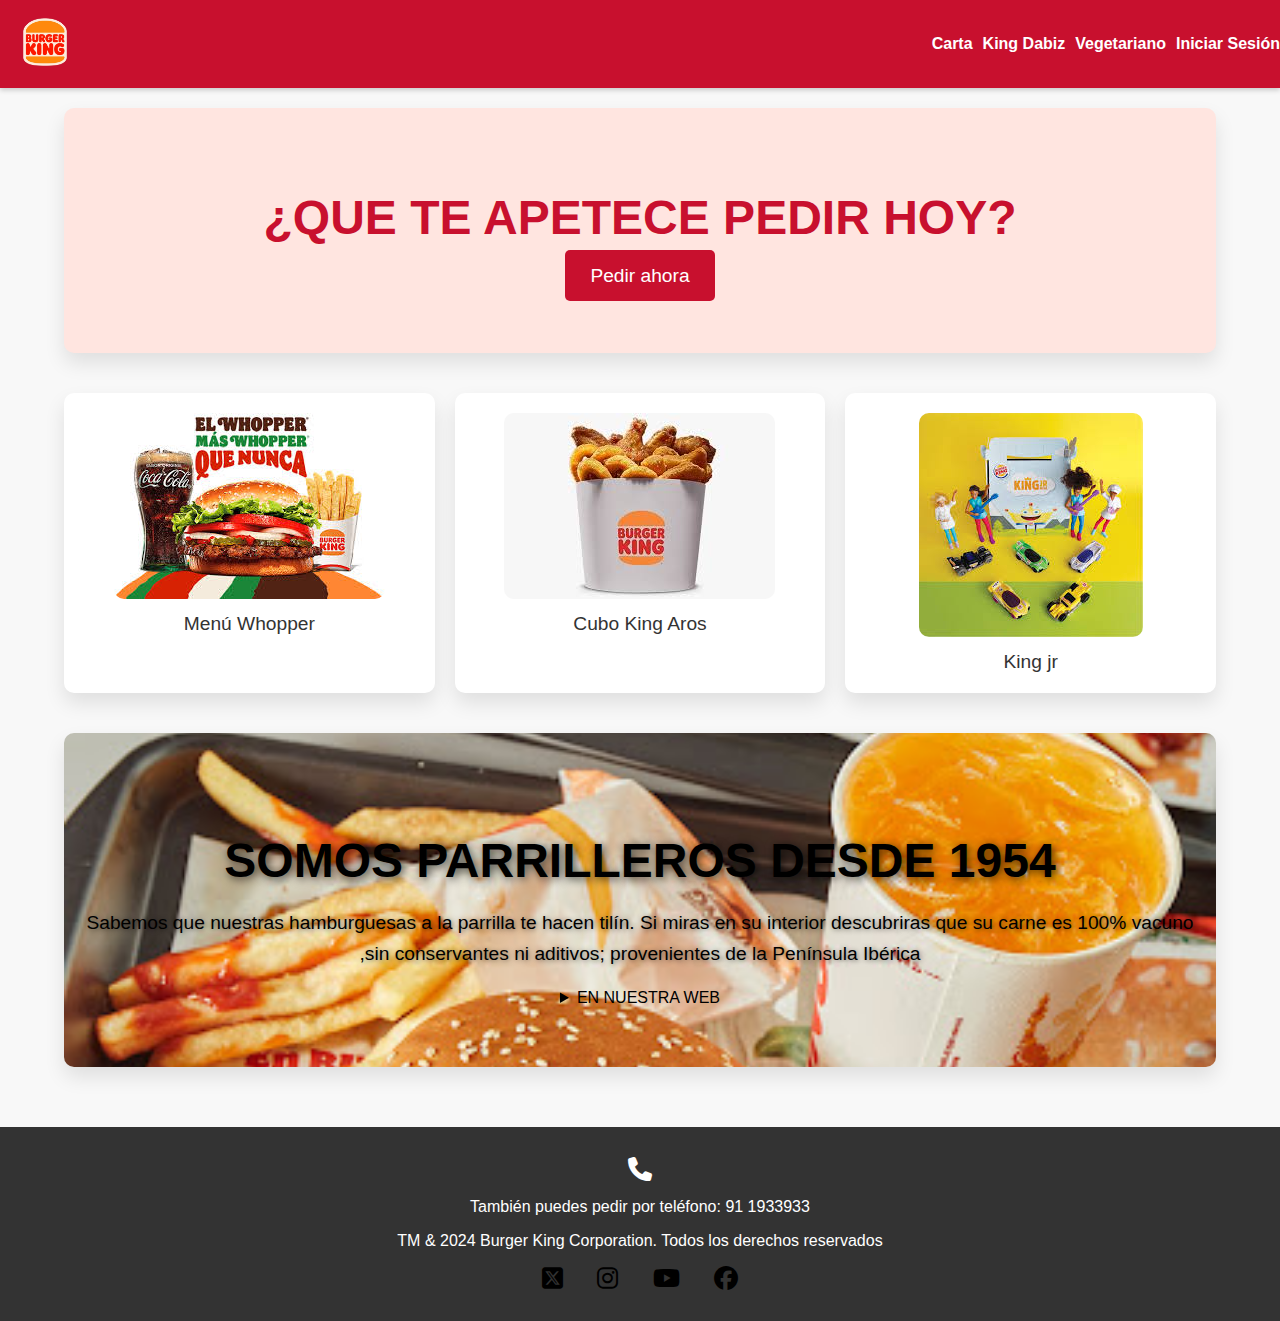
<file: pg web/index.html>
<!DOCTYPE html>
<html lang="en">
<head>
    <meta charset="UTF-8">
    <meta name="viewport" content="width=device-width, initial-scale=1.0">
    <title>Burguer king</title>
    <link rel="stylesheet" href="./style.css">
    <link rel="stylesheet" href="https://cdnjs.cloudflare.com/ajax/libs/font-awesome/6.7.1/css/all.min.css">
</head>
<body id="index">
    <header>
        <nav>
            <div>
                <a href="./index.html"><img src="./comida/logobk/logo.webp" class="logo"></a>
            </div>
            <ul>
                <li><a href="./Carta.html">Carta</a></li>
                <li><a href="./king daviz.html">King Dabiz</a></li>
                <li><a href="./Vegetariano.html">Vegetariano</a></li>
                <li><a href="./Registro.html" class="boton">Iniciar Sesión</a></li>
            </ul>
        </nav>
    </header>
    
    <main>
        <section id="burger">
            <h1> ¿QUE TE APETECE PEDIR HOY?</h1>
            <p><a href="#" class="boton2">Pedir ahora</a></p>
            <div>
                
            </div>
        </section>
        <section>
            <article id="Whopper">
                <img src="./comida/logobk/menuwhopper.jfif" alt="">
                <p><span>Menú Whopper</span></p>
            </article>
            <article id="Aros">
                <img src="./comida/logobk/cubokingaros.jfif" alt="">
                <p><span>Cubo King Aros</span> </p>
            </article>
            <article id="jr">
                <img src="./comida/logobk/kingjr.jfif" alt="">
                <p><span>King jr</span></p>
            </article>
        </section>
        <section id="parrilla"> 
            <h2>SOMOS PARRILLEROS DESDE 1954</h2>
                <p>Sabemos que nuestras hamburguesas a la parrilla te hacen tilín. Si miras en su interior descubriras que su carne es 100% vacuno
                ,sin conservantes ni aditivos; provenientes de la Península Ibérica</p>
        <section>
            <details>
                <summary>EN NUESTRA WEB</summary>
                    <div>                   
                        <h3>Productos</h3>
                        <a href="./Carta.html">Carta</a>
                    </div> 
                    <div>
                        <h3>Novedades</h3>
                        <a href="./Vegetariano.html">Comida Vegetariana</a>
                    </div>
                    <div>
                        <h3>My burguer king</h3>
                        <a href="https://static.burgerkingencasa.es/bkhomewebsite/es/myburgerking_legal_es.pdf">Condiciones legales</a>
                        <a href="https://static.burgerkingencasa.es/bkhomewebsite/es/myburgerking_restaurants_es.pdf">Restaurantes adheridos</a>
                    </div>
                    <div>
                        <h3>Identificate</h3>
                        <a href="./Registro.html">Regístrate</a>
                    </div>       
            </details>
        </section>
        </main>
    <footer>
        <div>
            <i class="fa-solid fa-phone"></i><p>También puedes pedir por teléfono: 91 1933933</p>
        </div>
        <div>
            <p>TM & 2024 Burger King Corporation. Todos los derechos reservados</p>
        </div>
        <div>
            <a href="https://x.com/burgerking?lang=es" style="color: black;"><i class="fa-brands fa-square-x-twitter"></i></a>
            <a href="https://www.instagram.com/burgerking_es/?hl=es" style="color: black;"><i class="fa-brands fa-instagram"></i></a>
            <a href="https://www.youtube.com/user/Burgerkingespana" style="color: black;"><i class="fa-brands fa-youtube"></i></a>
            <a href="https://www.facebook.com/burgerkingespana" style="color: black;"><i class="fa-brands fa-facebook"></i></a>
        </div>
    </footer>
</body>
</html>
</file>
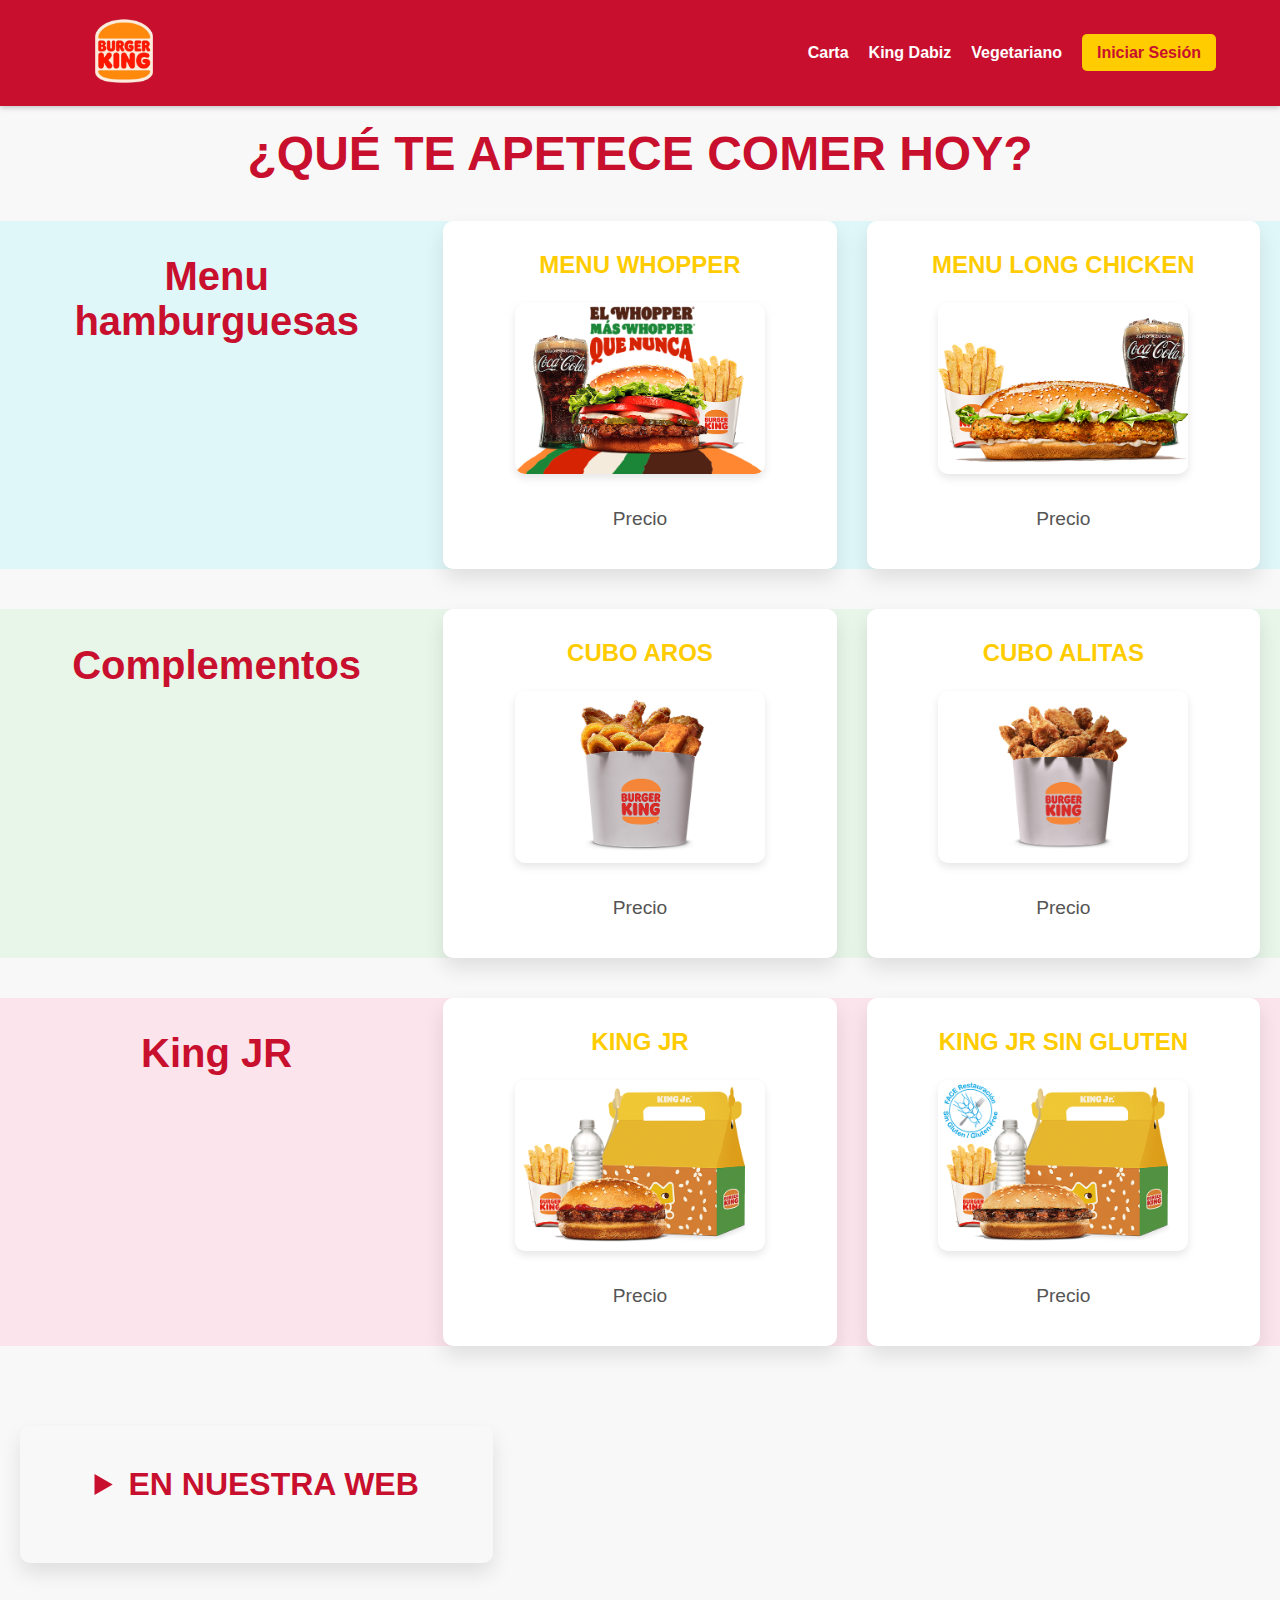
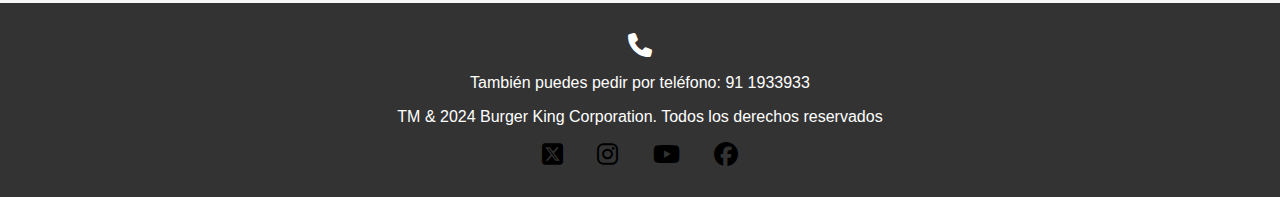
<file: pg web/Carta.html>
<!DOCTYPE html>
<html lang="en">
<head>
    <meta charset="UTF-8">
    <meta name="viewport" content="width=device-width, initial-scale=1.0">
    <title>Burguer king</title>
    <link rel="stylesheet" href="./style.css">
    <link rel="stylesheet" href="https://cdnjs.cloudflare.com/ajax/libs/font-awesome/6.7.1/css/all.min.css">
</head>
<body id="carta">
    <header>
        <nav>
            <div>
                <a href="./index.html"><img src="./comida/logobk/logo.webp" class="logo"></a>
            </div>
            <ul>
                <li><a href="./Carta.html">Carta</a></li>
                <li><a href="./king daviz.html">King Dabiz</a></li>
                <li><a href="./Vegetariano.html">Vegetariano</a></li>
                <li><a href="./Registro.html" class="boton">Iniciar Sesión</a></li>
            </ul>
        </nav>
    </header>

    <main>
        <h1>¿Qué te apetece comer hoy?</h1>
        <section>
                <h2>Menu hamburguesas</h2>
            <article>
                <h3>Menu Whopper</h3>
                <img src="./comida/carta/1713249494874_whopper_menu-whopper-vaso.png" alt="">
                <p>Precio</p>
            </article>      
            <article>
                <h3>Menu Long Chicken</h3>
                <img src="./comida/carta/1718694834068_BODEGON_MENU_LONG_VEGETAL.png" alt="">
                <p>Precio</p>
            </article>
        </section>
        <section>
            <h2>Complementos</h2>       
            <article>
                <h3>Cubo Aros</h3>
                <img src="./comida/carta/1729583263675_600x411_bodegones-nuevos-nuggets_cubo_aros_alitas_nuggets.png" alt="">
                <p>Precio</p>
            </article>

            <article>
                <h3>Cubo Alitas</h3>
                <img src="./comida/carta/1675944045877_bodegones-app-600x411_4_cubo-alitas.png" alt="">
                <p>Precio</p>
            </article>
            
            </article>
        </section>
        <section>
            <h2>King JR</h2>
            <article>
                <h3>King JR</h3>
                <img src="./comida/carta/1732612274873_1732170804768_KING_JR_HAMBURGER.png" alt="">
                <p>Precio</p>
            </article>
            <article>
                <h3>King JR sin gluten</h3>
                <img src="./comida/carta/1732612348550_1732170915430_KING_JR_BURGER_SIN_GLUTEN.png" alt="">
                <p>Precio</p>
            </article>
        </section>
   
        <section>
            <details>
                <summary>EN NUESTRA WEB</summary>
                    <div>                   
                        <h3>Productos</h3>
                        <a href="./Carta.html">Carta</a>
                    </div> 
                    <div>
                        <h3>Novedades</h3>
                        <a href="./Vegetariano.html">Comida Vegetariana</a>
                    </div>
                    <div>
                        <h3>My burguer king</h3>
                        <a href="https://static.burgerkingencasa.es/bkhomewebsite/es/myburgerking_legal_es.pdf">Condiciones legales</a>
                        <a href="https://static.burgerkingencasa.es/bkhomewebsite/es/myburgerking_restaurants_es.pdf">Restaurantes adheridos</a>
                    </div>
                    <div>
                        <h3>Identificate</h3>
                        <a href="./Registro.html">Regístrate</a>
                    </div>       
            </details>
        </section>
    </main>
    <footer>
        <div>
            <i class="fa-solid fa-phone"></i><p>También puedes pedir por teléfono: 91 1933933</p>
        </div>
        <div>
            <p>TM & 2024 Burger King Corporation. Todos los derechos reservados</p>
        </div>
        <div>
            <a href="https://x.com/burgerking?lang=es" style="color: black;"><i class="fa-brands fa-square-x-twitter"></i></a>
            <a href="https://www.instagram.com/burgerking_es/?hl=es" style="color: black;"><i class="fa-brands fa-instagram"></i></a>
            <a href="https://www.youtube.com/user/Burgerkingespana" style="color: black;"><i class="fa-brands fa-youtube"></i></a>
            <a href="https://www.facebook.com/burgerkingespana" style="color: black;"><i class="fa-brands fa-facebook"></i></a>
        </div>
    </footer>
</body>
</html>
</file>
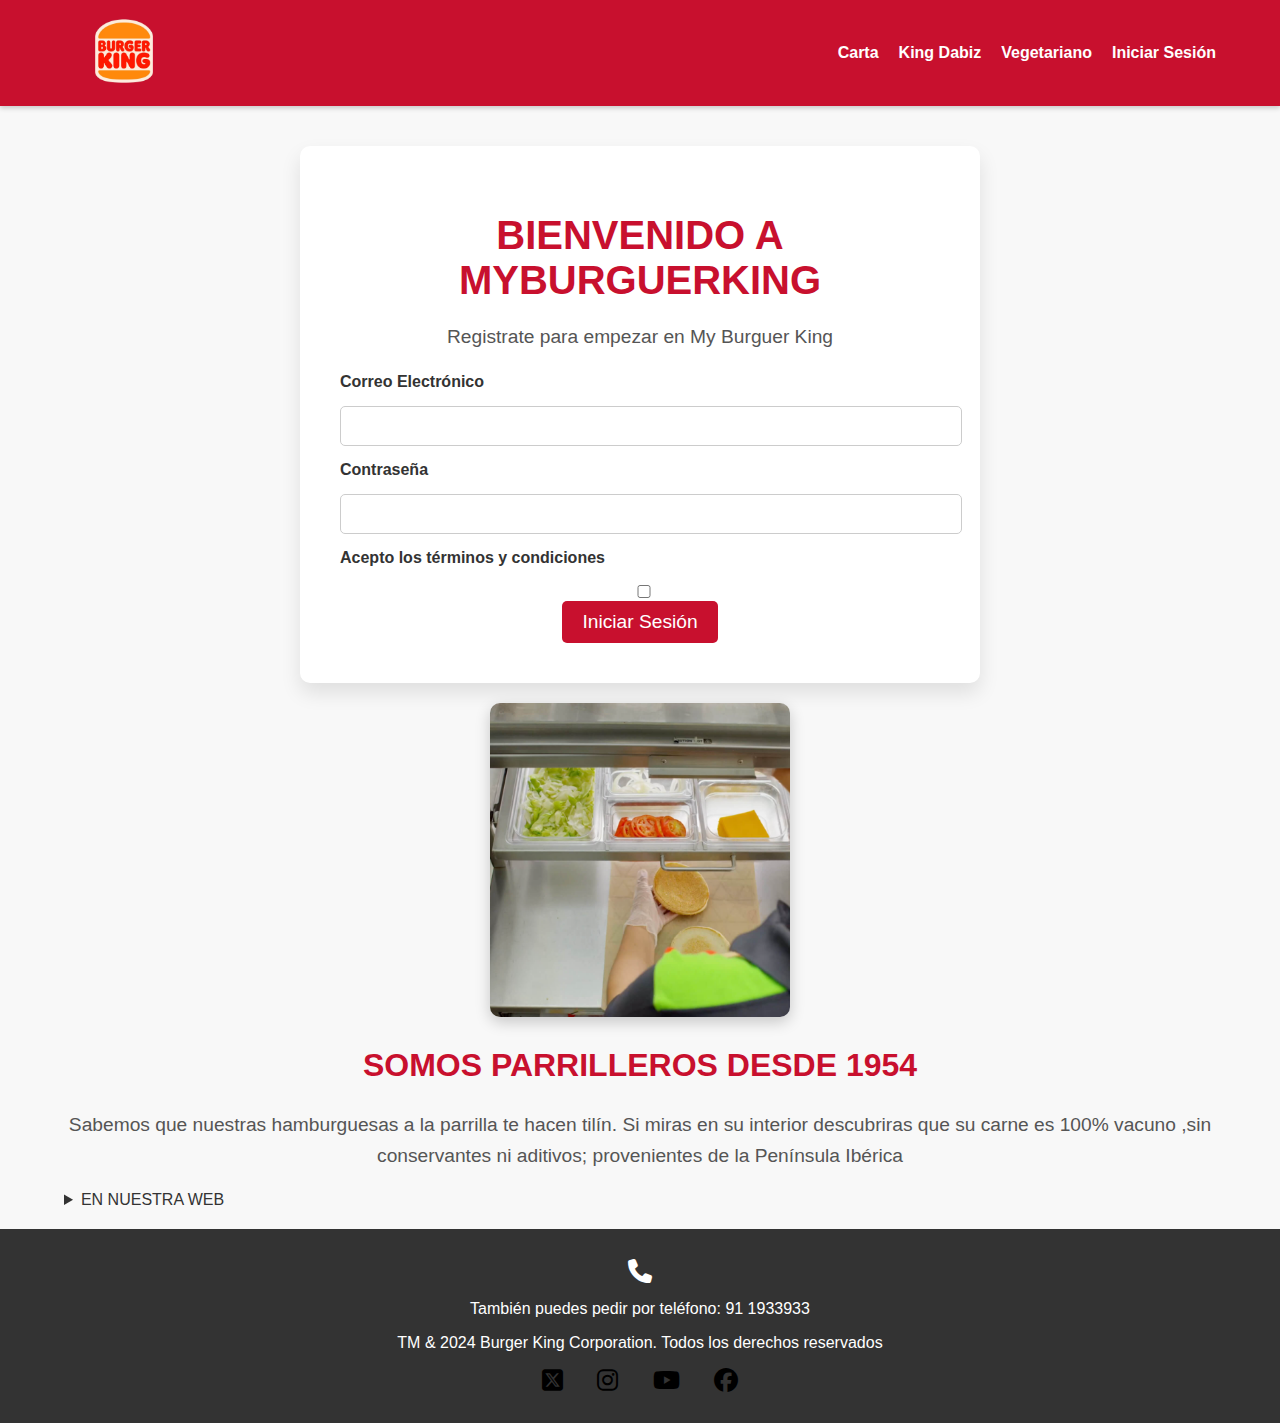
<file: pg web/Registro.html>
<!DOCTYPE html>
<html lang="en">
<head>
    <meta charset="UTF-8">
    <meta name="viewport" content="width=device-width, initial-scale=1.0">
    <title>Burguer king</title>
    <link rel="stylesheet" href="./style.css">
    <link rel="stylesheet" href="https://cdnjs.cloudflare.com/ajax/libs/font-awesome/6.7.1/css/all.min.css">
</head>
<body id="registro">
    <header>
        <nav>
            <div>
                <a href="./index.html"><img src="./comida/logobk/logo.webp" class="logo"></a>
            </div>
            <ul>
                <li><a href="./Carta.html">Carta</a></li>
                <li><a href="./king daviz.html">King Dabiz</a></li>
                <li><a href="./Vegetariano.html">Vegetariano</a></li>
                <li><a href="./Registro.html" class="boton">Iniciar Sesión</a></li>
            </ul>
        </nav>
    </header>
    <main>
        <section>
        <div class="registro-mbk">
        <h1>Bienvenido a MyBurguerKing</h1>
        <p>Registrate para empezar en My Burguer King</p>
        <form action="" method="get">
            <label for="email">Correo Electrónico</label>
            <input type="email" id="email" name="email">

            <label for="password">Contraseña</label>
            <input type="password" id="password" name="password">

            <label for="términos">Acepto los términos y condiciones</label>
            <input type="checkbox" id="términos" name="términos">
        </form>
        <button type="submit">Iniciar Sesión</button>
    </div>
    <div><img src="./comida/contacto/contacto.png"></div>
    <h2>SOMOS PARRILLEROS DESDE 1954</h2>
        <p>Sabemos que nuestras hamburguesas a la parrilla te hacen tilín. Si miras en su interior descubriras que su carne es 100% vacuno
        ,sin conservantes ni aditivos; provenientes de la Península Ibérica</p>
            
    </section>

<section>
    <details>
        <summary>EN NUESTRA WEB</summary>
            <div>                   
                <h3>Productos</h3>
                <a href="./Carta.html">Carta</a>
            </div> 
            <div>
                <h3>Novedades</h3>
                <a href="./Vegetariano.html">Comida Vegetariana</a>
            </div>
            <div>
                <h3>My burguer king</h3>
                <a href="https://static.burgerkingencasa.es/bkhomewebsite/es/myburgerking_legal_es.pdf">Condiciones legales</a>
                <a href="https://static.burgerkingencasa.es/bkhomewebsite/es/myburgerking_restaurants_es.pdf">Restaurantes adheridos</a>
            </div>
            <div>
                <h3>Identificate</h3>
                <a href="./Registro.html">Regístrate</a>
            </div>       
    </details>
    </section>
</main>
<footer>
    <div>
        <i class="fa-solid fa-phone"></i><p>También puedes pedir por teléfono: 91 1933933</p>
    </div>
    <div>
        <p>TM & 2024 Burger King Corporation. Todos los derechos reservados</p>
    </div>
    <div>
        <a href="https://x.com/burgerking?lang=es" style="color: black;"><i class="fa-brands fa-square-x-twitter"></i></a>
        <a href="https://www.instagram.com/burgerking_es/?hl=es" style="color: black;"><i class="fa-brands fa-instagram"></i></a>
        <a href="https://www.youtube.com/user/Burgerkingespana" style="color: black;"><i class="fa-brands fa-youtube"></i></a>
        <a href="https://www.facebook.com/burgerkingespana" style="color: black;"><i class="fa-brands fa-facebook"></i></a>
    </div>
</footer>
</body>
</html>
</file>
<file: pg web/style.css>
body#index {
    font-family: 'Arial', sans-serif;
    margin: 0;
    padding: 0;
    background-color: #f8f8f8;
    color: #333;
}

body#index header {
    background-color: #c8102e;
    padding: 15px 0;
    box-shadow: 0 2px 5px rgba(0, 0, 0, 0.2);
}

body#index header nav {
    display: flex;
    justify-content: space-between;
    align-items: center;
    width: 100%;
    margin: auto;
}

body#index header nav .logo {
    max-width: 90px;
}

body#index header nav ul {
    list-style: none;
    display: flex;
    gap: 10px;
    margin: 0;
    padding: 0;
}

body#index header nav ul li a {
    text-decoration: none;
    color: white;
    font-weight: bold;
    transition: color 0.3s;
}

body#index header nav ul li a:hover {
    color: #ffcc00;
}


body#index main {
    width: 90%;
    margin: auto;
    padding: 20px 0;
}


body#index main section#burger {
    text-align: center;
    padding: 50px 20px;
    background-color: #ffe5e0;
    border-radius: 10px;
    margin-bottom: 40px;
    box-shadow: 0 10px 20px rgba(0, 0, 0, 0.1);
}

body#index main section#burger h1 {
    font-size: 3em;
    color: #c8102e;
    margin-bottom: 20px;
}

body#index main section#burger .boton2 {
    background-color: #c8102e;
    color: white;
    text-decoration: none;
    padding: 15px 25px;
    border-radius: 5px;
    font-size: 1.2em;
    transition: background-color 0.3s;
}

body#index main section#burger .boton2:hover {
    background-color: #ffcc00;
    color: #c8102e;
}


body#index main section:nth-child(2) {
    display: grid;
    grid-template-columns: repeat(auto-fit, minmax(300px, 1fr));
    gap: 20px;
    margin-bottom: 40px;
}

body#index main section:nth-child(2) article {
    text-align: center;
    background-color: #ffffff;
    padding: 20px;
    border-radius: 10px;
    box-shadow: 0 10px 20px rgba(0, 0, 0, 0.1);
    transition: transform 0.3s ease, box-shadow 0.3s ease;
}

body#index main section:nth-child(2) article:hover {
    transform: translateY(-10px);
    box-shadow: 0 15px 30px rgba(0, 0, 0, 0.2);
}

body#index main section:nth-child(2) article img {
    max-width: 100%;
    border-radius: 10px;
    margin-bottom: 10px;
}

body#index main section:nth-child(2) article p {
    font-size: 1.2em;
    color: #333;
    margin: 0;
}

body#index section#parrilla {
    background-image: url('./comida/logobk/2023-10-09.jpg'); 
    background-size: cover;
    background-position: center;
    background-repeat: no-repeat;
    color: rgb(0, 0, 0);
    text-align: center;
    padding: 60px 20px;
    border-radius: 10px;
    box-shadow: 0 10px 20px rgba(0, 0, 0, 0.1);
    margin: 40px auto;
    max-width: 1200px; 
}

body#index section#parrilla h2 {
    font-size: 3em;
    text-transform: uppercase;
    margin-bottom: 20px;
    text-shadow: 2px 2px 10px rgba(0, 0, 0, 0.7);
}

body#index section#parrilla p {
    font-size: 1.2em;
    line-height: 1.6;
    text-shadow: 1px 1px 5px rgba(0, 0, 0, 0.5);
}


body#index footer {
    background-color: #333;
    color: white;
    padding: 20px 0;
    text-align: center;
}

body#index footer div {
    margin: 10px 0;
}

body#index footer a {
    color: white;
    text-decoration: none;
    margin: 0 10px;
}

body#index footer a:hover {
    color: #ffcc00;
}

body#index footer i {
    font-size: 1.5em;
    margin: 0 5px;
}



body#registro {
    font-family: 'Arial', sans-serif;
    margin: 0;
    padding: 0;
    background-color: #f8f8f8;
    color: #333;
}

body#registro header {
    background-color: #c8102e;
    padding: 15px 0;
    box-shadow: 0 2px 5px rgba(0, 0, 0, 0.2);
}

body#registro header nav {
    display: flex;
    justify-content: space-between;
    align-items: center;
    width: 90%;
    margin: auto;
}

body#registro header nav .logo {
    max-width: 120px;
}

body#registro header nav ul {
    list-style: none;
    display: flex;
    gap: 20px;
    margin: 0;
    padding: 0;
}

body#registro header nav ul li a {
    text-decoration: none;
    color: white;
    font-weight: bold;
    transition: color 0.3s;
}

body#registro header nav ul li a:hover {
    color: #ffcc00;
}


body#registro main {
    width: 90%;
    margin: auto;
    padding: 20px 0;
}


body#registro .registro-mbk {
    background-color: white;
    padding: 40px;
    border-radius: 10px;
    box-shadow: 0 10px 20px rgba(0, 0, 0, 0.1);
    text-align: center;
    max-width: 600px;
    margin: 20px auto;
}

body#registro .registro-mbk h1 {
    color: #c8102e;
    font-size: 2.5em;
    margin-bottom: 10px;
    text-transform: uppercase;
}

body#registro .registro-mbk p {
    font-size: 1.2em;
    color: #555;
    margin-bottom: 20px;
}

body#registro .registro-mbk form {
    display: flex;
    flex-direction: column;
    gap: 15px;
    text-align: left;
}

body#registro .registro-mbk label {
    font-size: 1em;
    color: #333;
    font-weight: bold;
}

body#registro .registro-mbk input[type="email"],
body#registro .registro-mbk input[type="password"],
body#registro .registro-mbk input[type="checkbox"] {
    width: 100%;
    padding: 10px;
    border: 1px solid #ccc;
    border-radius: 5px;
    font-size: 1em;
}

body#registro .registro-mbk button {
    background-color: #c8102e;
    color: white;
    font-size: 1.2em;
    padding: 10px 20px;
    border: none;
    border-radius: 5px;
    cursor: pointer;
    transition: background-color 0.3s;
}

body#registro .registro-mbk button:hover {
    background-color: #ffcc00;
    color: #c8102e;
}


body#registro main section div img {
    width: 100%;
    max-width: 300px;
    margin: 20px auto;
    display: block;
    border-radius: 10px;
    box-shadow: 0 5px 15px rgba(0, 0, 0, 0.2);
}


body#registro main h2 {
    text-align: center;
    color: #c8102e;
    font-size: 2em;
    margin-top: 30px;
}

body#registro main p {
    text-align: center;
    font-size: 1.2em;
    line-height: 1.6;
    color: #555;
}


body#registro footer {
    background-color: #333;
    color: white;
    padding: 20px 0;
    text-align: center;
}

body#registro footer div {
    margin: 10px 0;
}

body#registro footer a {
    color: white;
    text-decoration: none;
    margin: 0 10px;
}

body#registro footer a:hover {
    color: #ffcc00;
}

body#registro footer i {
    font-size: 1.5em;
    margin: 0 5px;
}


body#vegetariano {
    
    margin: 0;
    padding: 0;
    background-color: #edf0ed;
    color: #000000;
}
section.verde {
background-color: green;

}
body#vegetariano header {
    background-color: #f50000;
    padding: 15px 0;
}

body#vegetariano header nav {
    display: flex;
    justify-content: space-between;
    align-items: center;
    width: 90%;
    margin: auto;
}

body#vegetariano header nav .logo {
    max-width: 120px;
}

body#vegetariano header nav ul {
    list-style: none;
    display: flex;
    gap: 40px;
    margin: 0;
    padding: 0;
}

body#vegetariano header nav ul li a {
    text-decoration: none;
    color: white;
    font-weight: bold;
}

body#vegetariano header nav ul li .boton {
    background-color: rgb(255, 204, 0);
    padding: 10px 15px;
    border-radius: 50px;
    color: rgb(200, 16, 46);
}

body#vegetariano main {
    width:  95%;
    margin: auto;
    padding: 20px ;
}

body#vegetariano main section {
    margin-bottom: 40px;
}

body#vegetariano main section h1, 
body#vegetariano main section h2, 
body#vegetariano main section h3 {
    color: rgb(155, 2, 27);
    margin-bottom: 20px;
}

body#vegetariano main section p {
    line-height: 1.6;
    margin-bottom: 20px;
}

body#vegetariano main section div {
    display: flex;
    grid-template-columns:  80%; 
    gap: 10px;
    align-items: center;
}



body#vegetariano main section div img {
    width: 100%; 
    max-width: 300px;
    
    
}

body#vegetariano footer {
    background-color: #333;
    color: white;
    padding: 20px 0;
    text-align: center;
}

body#vegetariano footer div {
    margin: 10px 0;
}

body#vegetariano footer a {
    color: white;
    text-decoration: none;
    margin: 0 10px;
}

body#vegetariano footer i {
    font-size: 1.5em;
    margin: 0 5px;
}


body#king-dabiz {
    font-family: 'Arial', sans-serif;
    margin: 0;
    padding: 0;
    background-color: #ffffff;
    color: #333;
}

body#king-dabiz header {
    background-color: #c8102e;
    padding: 15px 0;
    box-shadow: 0 2px 5px rgba(0, 0, 0, 0.2);
}

body#king-dabiz header nav {
    display: flex;
    justify-content: space-between;
    align-items: center;
    width: 90%;
    margin: auto;
}

body#king-dabiz header nav .logo {
    max-width: 120px;
}

body#king-dabiz header nav ul {
    list-style: none;
    display: flex;
    gap: 20px;
    margin: 0;
    padding: 0;
}

body#king-dabiz header nav ul li a {
    text-decoration: none;
    color: white;
    font-weight: bold;
    transition: color 0.3s;
}

body#king-dabiz header nav ul li a:hover {
    color: rgb(255, 204, 0);
}

body#king-dabiz header nav ul li .boton {
    background-color: rgb(255, 204, 0);
    padding: 10px 15px;
    border-radius: 5px;
    color: rgb(200, 16, 46);
}


body#king-dabiz main {
    width: 90%;
    margin: auto;
    padding: 20px 0;
}


body#king-dabiz main section:nth-child(1) {
    background-color: hsl(0, 100%, 58%);
    padding: 40px 20px;
    text-align: center;
    margin: auto;
}

body#king-dabiz main section:nth-child(2) {
    background-color: #e8f5e9;
    padding: 40px 20px;
    text-align: center;
}

body#king-dabiz main section:nth-child(3) {
    background-color: #ffffff;
    padding: 40px 20px;
    text-align: center;
}

body#king-dabiz main section:nth-child(4) {
    background-color: #fce4ec;
    padding: 40px 20px;
    text-align: center;
}


body#king-dabiz main section h1,
body#king-dabiz main section h2 {
    color: #c8102e;
    font-size: 3em;
    text-transform: uppercase;
    font-weight: bold;
    margin-bottom: 20px;
    text-shadow: 2px 2px 5px rgba(0, 0, 0, 0.3);
}

body#king-dabiz main section p {
    font-size: 1.2em;
    line-height: 1.6;
    margin: 20px 0;
}

body#king-dabiz main section div img,
body#king-dabiz main section img {
    max-width: 80%;
    height: auto;
    border-radius: 10px;
    margin: 20px auto;
    display: block;
    box-shadow: 0 5px 15px rgba(0, 0, 0, 0.2);
}


body#king-dabiz section video {
    width: 100%;
    max-width: 800px;
    margin: 20px auto;
    display: block;
    border: 3px solid #c8102e;
    border-radius: 10px;
    box-shadow: 0 5px 15px rgba(0, 0, 0, 0.2);
}


body#king-dabiz footer {
    background-color: rgb(51, 51, 51);
    color: white;
    padding: 20px 0;
    text-align: center;
}

body#king-dabiz footer div {
    margin: 10px 0;
}

body#king-dabiz footer a {
    color: white;
    text-decoration: none;
    margin: 0 10px;
}

body#king-dabiz footer a:hover {
    color: rgb(255, 204, 0);
}

body#king-dabiz footer i {
    font-size: 1.5em;
    margin: 0 5px;
}


body#carta {
    font-family: 'Arial', sans-serif;
    margin: 0;
    padding: 0;
    background-color: #f8f8f8;
    color: #333;
}

body#carta header {
    background-color: #c8102e;
    padding: 15px 0;
    box-shadow: 0 2px 5px rgba(0, 0, 0, 0.2);
}

body#carta header nav {
    display: flex;
    justify-content: space-between;
    align-items: center;
    width: 90%;
    margin: auto;
}

body#carta header nav .logo {
    max-width: 120px;
}

body#carta header nav ul {
    list-style: none;
    display: flex;
    gap: 20px;
    margin: 0;
    padding: 0;
}

body#carta header nav ul li a {
    text-decoration: none;
    color: white;
    font-weight: bold;
    transition: color 0.3s;
}

body#carta header nav ul li a:hover {
    color: #ffcc00;
}

body#carta header nav ul li .boton {
    background-color: #ffcc00;
    padding: 10px 15px;
    border-radius: 5px;
    color: #c8102e;
}


body#carta main h1 {
    text-align: center;
    color: #c8102e;
    font-size: 3em;
    margin: 20px 0;
    text-transform: uppercase;
}


body#carta main section {
    margin: 40px 0;
    padding: 0 20px;
    display: grid;
    grid-template-columns: 1fr 1fr 1fr;
    gap: 30px;
}

body#carta main section:nth-child(1) {
    background-color: #ffebcc; 
}

body#carta main section:nth-child(2) {
    background-color: #e0f7fa; 
}

body#carta main section:nth-child(3) {
    background-color: #e8f5e9; 
}

body#carta main section:nth-child(4) {
    background-color: #fce4ec; 
}


body#carta main section h2 {
    color: #c8102e;
    font-size: 2.5em;
    text-align: center;
    margin-bottom: 20px;
}


body#carta main section article {
    background-color: #ffffff;
    padding: 20px;
    border-radius: 10px;
    box-shadow: 0 10px 20px rgba(0, 0, 0, 0.1);
    text-align: center;
    transition: transform 0.3s ease, box-shadow 0.3s ease;
}

body#carta main section article:hover {
    transform: translateY(-10px);
    box-shadow: 0 15px 30px rgba(0, 0, 0, 0.2);
}

body#carta main section article h3 {
    color: #ffcc00;
    font-size: 1.5em;
    margin-top: 10px;
    text-transform: uppercase;
}

body#carta main section article img {
    width: 100%;
    max-width: 250px;
    height: auto;
    border-radius: 10px;
    box-shadow: 0 4px 8px rgba(0, 0, 0, 0.1);
    margin-bottom: 20px;
}

body#carta main section article p {
    font-size: 1.2em;
    color: #555;
    margin-top: 10px;
}

body#carta main section details {
    padding: 40px ;  
    border-radius: 10px;
    box-shadow: 0 10px 20px rgba(0, 0, 0, 0.1);
    margin-top: 40px;
    display: flex;
    flex-direction: column;
    justify-content: flex-start;
    align-items: center;
    text-align: center;
    width: 100%;  
    max-width: 100%;  
    margin-left: auto;
    margin-right: auto;  
}

body#carta main section details summary {
    color: #c8102e;
    font-size: 2em;
    font-weight: bold;
    cursor: pointer;
    margin-bottom: 20px;
    text-transform: uppercase;
}

body#carta main section details div {
    margin-top: 10px;
    width: 100%;  
}

body#carta main section details div h3 {
    color: #c8102e;
    font-size: 1.8em;
    margin: 10px 0;
}

body#carta main section details div a {
    color: #333;
    text-decoration: none;
    font-size: 1.2em;
    display: block;
    margin-bottom: 10px;
    text-align: center;  
}

body#carta main section details div a:hover {
    color: #ffcc00;
}





body#carta footer {
    background-color: #333;
    color: white;
    padding: 20px 0;
    text-align: center;
}

body#carta footer div {
    margin: 10px 0;
}

body#carta footer a {
    color: white;
    text-decoration: none;
    margin: 0 10px;
}

body#carta footer a:hover {
    color: #ffcc00;
}

body#carta footer i {
    font-size: 1.5em;
    margin: 0 5px;
}
</file>
